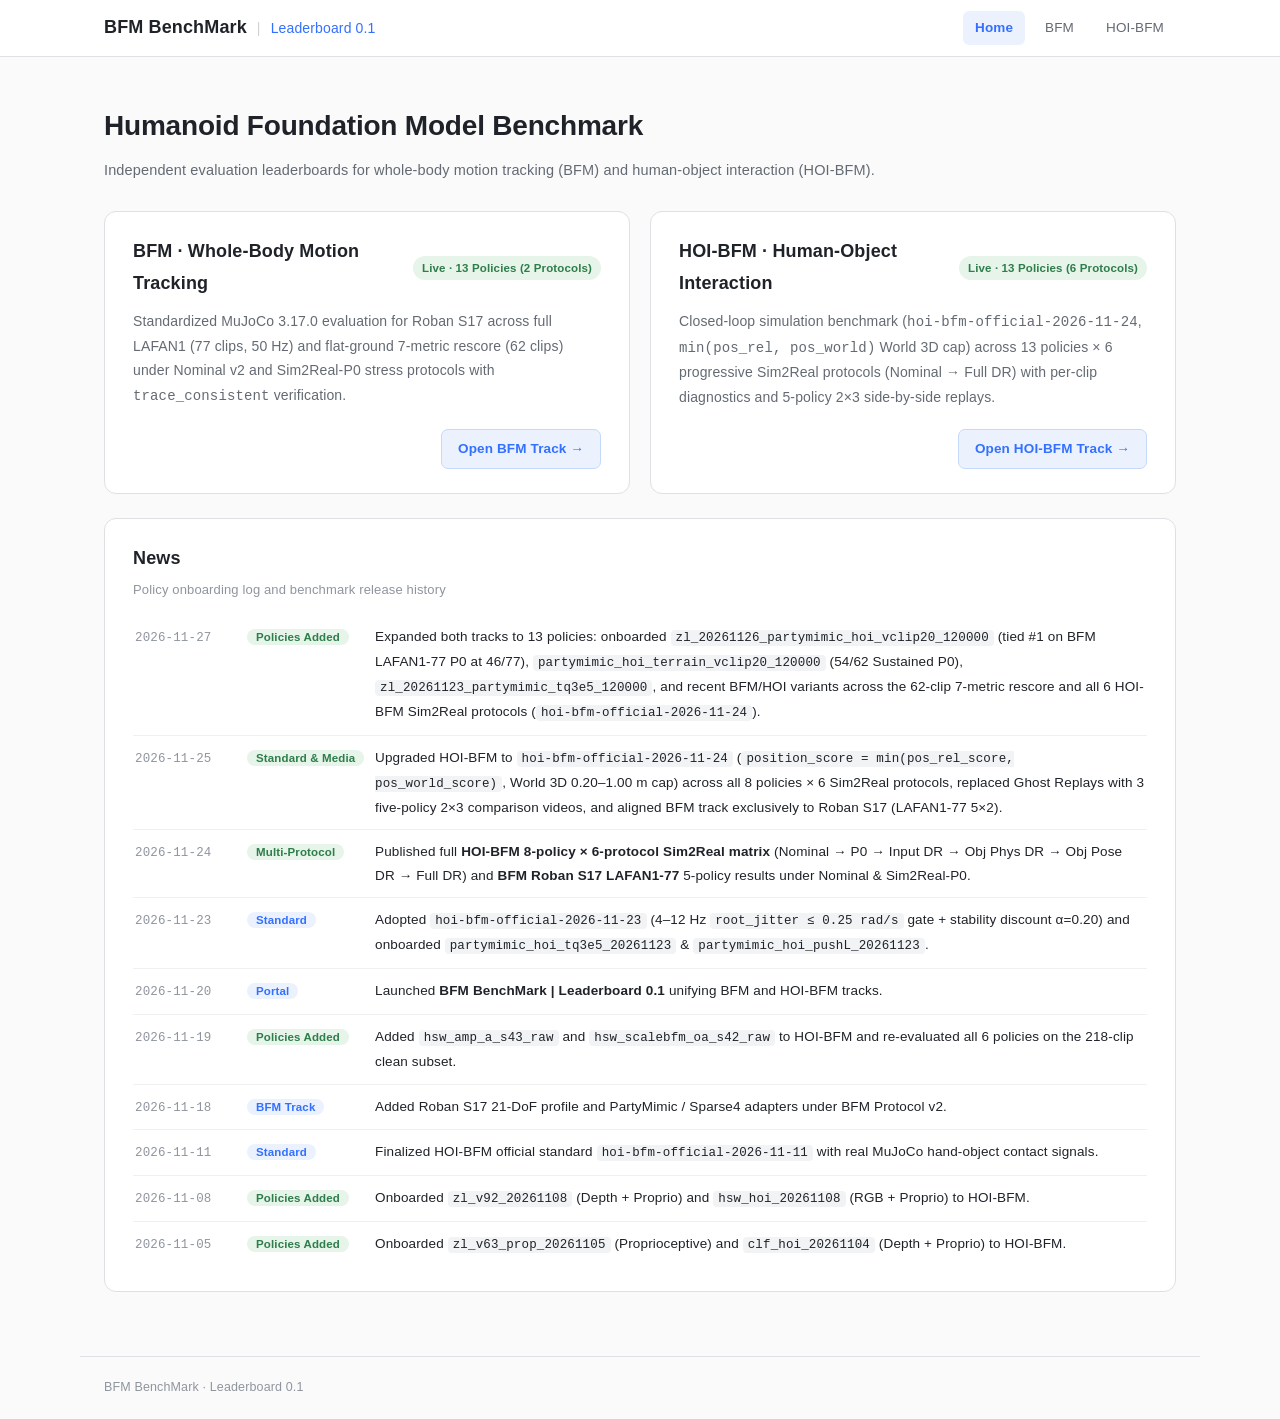
<file: bfm-benchmark/index.html>
<!doctype html>
<html lang="en">
<head>
  <meta charset="utf-8" />
  <meta name="viewport" content="width=device-width, initial-scale=1" />
  <meta http-equiv="Cache-Control" content="no-cache, no-store, must-revalidate" />
  <meta name="description" content="BFM BenchMark · Leaderboard 0.1 — Unified Humanoid BFM & HOI-BFM Evaluation" />
  <link rel="icon" href="data:," />
  <title>BFM BenchMark · Leaderboard 0.1</title>
  <style>
    :root {
      --bg: #fafafa;
      --surface: #ffffff;
      --subtle: #f5f6f7;
      --border: #dee0e3;
      --border-light: #eff0f1;
      --text: #1f2329;
      --text-2: #646a73;
      --muted: #8f959e;
      --accent: #3370ff;
      --accent-bg: #ebf2fe;
      --green: #2e7d4a;
      --green-bg: #e6f4ea;
    }
    * { box-sizing: border-box; }
    body {
      margin: 0;
      background: var(--bg);
      color: var(--text);
      font-family: "PingFang SC", -apple-system, BlinkMacSystemFont, "Helvetica Neue", "Microsoft YaHei", "Noto Sans CJK SC", Arial, sans-serif;
      font-size: 14px;
      line-height: 1.75;
      letter-spacing: 0.01em;
      -webkit-font-smoothing: antialiased;
    }
    .mono { font-family: "SFMono-Regular", Consolas, Menlo, monospace; font-size: 12.5px; }
    .topbar {
      background: rgba(255, 255, 255, 0.96);
      border-bottom: 1px solid var(--border);
      position: sticky;
      top: 0;
      z-index: 20;
    }
    .topbar-inner {
      max-width: 1120px;
      margin: 0 auto;
      padding: 0 24px;
      height: 56px;
      display: flex;
      align-items: center;
      justify-content: space-between;
      gap: 16px;
    }
    .brand {
      display: flex;
      align-items: center;
      gap: 10px;
      text-decoration: none;
      color: var(--text);
    }
    .brand-logo { font-size: 18px; font-weight: 600; }
    .brand-sep { color: #d0d3d6; }
    .brand-sub { font-size: 14px; font-weight: 500; color: var(--accent); }
    .topnav { display: flex; align-items: center; gap: 8px; }
    .topnav a {
      text-decoration: none;
      color: var(--text-2);
      font-size: 13.5px;
      font-weight: 500;
      padding: 5px 12px;
      border-radius: 6px;
      transition: 0.15s;
    }
    .topnav a:hover { background: var(--subtle); color: var(--text); }
    .topnav a.nav-active { background: var(--accent-bg); color: var(--accent); font-weight: 600; }

    main {
      max-width: 1120px;
      margin: 0 auto;
      padding: 44px 24px 64px;
    }
    .hero { margin-bottom: 28px; }
    .hero h1 {
      margin: 0 0 8px;
      font-size: 28px;
      font-weight: 600;
      letter-spacing: -0.2px;
    }
    .hero p {
      margin: 0;
      color: var(--text-2);
      font-size: 14.5px;
    }

    .track-grid {
      display: grid;
      grid-template-columns: repeat(2, minmax(0, 1fr));
      gap: 20px;
      margin-bottom: 24px;
    }
    .track-card, .news-card {
      background: var(--surface);
      border: 1px solid var(--border);
      border-radius: 12px;
      padding: 24px 28px;
    }
    .track-card {
      display: flex;
      flex-direction: column;
      justify-content: space-between;
      gap: 20px;
      transition: border-color 0.15s, box-shadow 0.15s;
    }
    .track-card:hover {
      border-color: #9bb8ff;
      box-shadow: 0 4px 16px rgba(51, 112, 255, 0.06);
    }
    .track-head {
      display: flex;
      align-items: center;
      justify-content: space-between;
      gap: 10px;
      margin-bottom: 10px;
    }
    .track-title { margin: 0; font-size: 18px; font-weight: 600; }
    .badge {
      font-size: 11.5px;
      font-weight: 600;
      padding: 2px 9px;
      border-radius: 999px;
      white-space: nowrap;
    }
    .badge-green { background: var(--green-bg); color: var(--green); }
    .badge-blue { background: var(--accent-bg); color: var(--accent); }

    .track-desc {
      margin: 0;
      color: var(--text-2);
      font-size: 14px;
      line-height: 1.75;
    }
    .track-foot {
      display: flex;
      align-items: center;
      justify-content: flex-end;
    }
    .btn-primary {
      display: inline-block;
      text-decoration: none;
      background: var(--accent-bg);
      color: var(--accent);
      border: 1px solid #c5d9fb;
      font-size: 13.5px;
      font-weight: 600;
      padding: 7px 16px;
      border-radius: 7px;
      transition: 0.15s;
    }
    .btn-primary:hover {
      background: var(--accent);
      color: #ffffff;
      border-color: var(--accent);
    }

    .news-card h2 {
      margin: 0 0 4px;
      font-size: 18px;
      font-weight: 600;
    }
    .news-sub {
      margin: 0 0 14px;
      font-size: 13px;
      color: var(--muted);
    }
    .news-list {
      list-style: none;
      margin: 0;
      padding: 0;
    }
    .news-item {
      display: grid;
      grid-template-columns: 100px 116px minmax(0, 1fr);
      align-items: baseline;
      gap: 12px;
      padding: 10px 2px;
      border-bottom: 1px solid var(--border-light);
      font-size: 13.5px;
    }
    .news-item:last-child { border-bottom: none; }
    .news-date { color: var(--muted); }
    .news-item code {
      font-family: "SFMono-Regular", Consolas, Menlo, monospace;
      font-size: 12.5px;
      background: #f2f3f5;
      padding: 1px 5px;
      border-radius: 4px;
    }

    footer {
      max-width: 1120px;
      margin: 0 auto;
      padding: 20px 24px 40px;
      border-top: 1px solid var(--border);
      color: var(--muted);
      font-size: 12.5px;
      display: flex;
      justify-content: space-between;
      flex-wrap: wrap;
      gap: 10px;
    }
    footer a { color: var(--text-2); text-decoration: none; }
    footer a:hover { color: var(--accent); }

    @media (max-width: 760px) {
      .track-grid { grid-template-columns: 1fr; }
      .news-item { grid-template-columns: 1fr; gap: 4px; }
      .brand-sep, .brand-sub { display: none; }
    }
  </style>
</head>
<body>
  <header class="topbar">
    <div class="topbar-inner">
      <a class="brand" href="./">
        <span class="brand-logo">BFM BenchMark</span>
        <span class="brand-sep">|</span>
        <span class="brand-sub">Leaderboard 0.1</span>
      </a>
      <nav class="topnav" aria-label="Track Navigation">
        <a href="./" class="nav-active">Home</a>
        <a href="./bfm/">BFM</a>
        <a href="./hoi-bfm-benchmark/">HOI-BFM</a>
      </nav>
    </div>
  </header>

  <main>
    <div class="hero">
      <h1>Humanoid Foundation Model Benchmark</h1>
      <p>Independent evaluation leaderboards for whole-body motion tracking (BFM) and human-object interaction (HOI-BFM).</p>
    </div>

    <div class="track-grid">
      <article class="track-card">
        <div>
          <div class="track-head">
            <h2 class="track-title">BFM · Whole-Body Motion Tracking</h2>
            <span class="badge badge-green">Live · 13 Policies (2 Protocols)</span>
          </div>
          <p class="track-desc">Standardized MuJoCo 3.17.0 evaluation for Roban S17 across full LAFAN1 (77 clips, 50 Hz) and flat-ground 7-metric rescore (62 clips) under Nominal v2 and Sim2Real-P0 stress protocols with <code>trace_consistent</code> verification.</p>
        </div>
        <div class="track-foot">
          <a class="btn-primary" href="./bfm/">Open BFM Track →</a>
        </div>
      </article>

      <article class="track-card">
        <div>
          <div class="track-head">
            <h2 class="track-title">HOI-BFM · Human-Object Interaction</h2>
            <span class="badge badge-green">Live · 13 Policies (6 Protocols)</span>
          </div>
          <p class="track-desc">Closed-loop simulation benchmark (<code>hoi-bfm-official-2026-11-24</code>, <code>min(pos_rel, pos_world)</code> World 3D cap) across 13 policies × 6 progressive Sim2Real protocols (Nominal → Full DR) with per-clip diagnostics and 5-policy 2×3 side-by-side replays.</p>
        </div>
        <div class="track-foot">
          <a class="btn-primary" href="./hoi-bfm-benchmark/">Open HOI-BFM Track →</a>
        </div>
      </article>
    </div>

    <section class="news-card" id="news">
      <h2>News</h2>
      <p class="news-sub">Policy onboarding log and benchmark release history</p>
      <ul class="news-list">
        <li class="news-item">
          <span class="news-date mono">2026-11-27</span>
          <span><span class="badge badge-green">Policies Added</span></span>
          <span>Expanded both tracks to 13 policies: onboarded <code>zl_20261126_partymimic_hoi_vclip20_120000</code> (tied #1 on BFM LAFAN1-77 P0 at 46/77), <code>partymimic_hoi_terrain_vclip20_120000</code> (54/62 Sustained P0), <code>zl_20261123_partymimic_tq3e5_120000</code>, and recent BFM/HOI variants across the 62-clip 7-metric rescore and all 6 HOI-BFM Sim2Real protocols (<code>hoi-bfm-official-2026-11-24</code>).</span>
        </li>
        <li class="news-item">
          <span class="news-date mono">2026-11-25</span>
          <span><span class="badge badge-green">Standard &amp; Media</span></span>
          <span>Upgraded HOI-BFM to <code>hoi-bfm-official-2026-11-24</code> (<code>position_score = min(pos_rel_score, pos_world_score)</code>, World 3D 0.20–1.00 m cap) across all 8 policies × 6 Sim2Real protocols, replaced Ghost Replays with 3 five-policy 2×3 comparison videos, and aligned BFM track exclusively to Roban S17 (LAFAN1-77 5×2).</span>
        </li>
        <li class="news-item">
          <span class="news-date mono">2026-11-24</span>
          <span><span class="badge badge-green">Multi-Protocol</span></span>
          <span>Published full <strong>HOI-BFM 8-policy × 6-protocol Sim2Real matrix</strong> (Nominal → P0 → Input DR → Obj Phys DR → Obj Pose DR → Full DR) and <strong>BFM Roban S17 LAFAN1-77</strong> 5-policy results under Nominal &amp; Sim2Real-P0.</span>
        </li>
        <li class="news-item">
          <span class="news-date mono">2026-11-23</span>
          <span><span class="badge badge-blue">Standard</span></span>
          <span>Adopted <code>hoi-bfm-official-2026-11-23</code> (4–12 Hz <code>root_jitter ≤ 0.25 rad/s</code> gate + stability discount α=0.20) and onboarded <code>partymimic_hoi_tq3e5_20261123</code> &amp; <code>partymimic_hoi_pushL_20261123</code>.</span>
        </li>
        <li class="news-item">
          <span class="news-date mono">2026-11-20</span>
          <span><span class="badge badge-blue">Portal</span></span>
          <span>Launched <strong>BFM BenchMark | Leaderboard 0.1</strong> unifying BFM and HOI-BFM tracks.</span>
        </li>
        <li class="news-item">
          <span class="news-date mono">2026-11-19</span>
          <span><span class="badge badge-green">Policies Added</span></span>
          <span>Added <code>hsw_amp_a_s43_raw</code> and <code>hsw_scalebfm_oa_s42_raw</code> to HOI-BFM and re-evaluated all 6 policies on the 218-clip clean subset.</span>
        </li>
        <li class="news-item">
          <span class="news-date mono">2026-11-18</span>
          <span><span class="badge badge-blue">BFM Track</span></span>
          <span>Added Roban S17 21-DoF profile and PartyMimic / Sparse4 adapters under BFM Protocol v2.</span>
        </li>
        <li class="news-item">
          <span class="news-date mono">2026-11-11</span>
          <span><span class="badge badge-blue">Standard</span></span>
          <span>Finalized HOI-BFM official standard <code>hoi-bfm-official-2026-11-11</code> with real MuJoCo hand-object contact signals.</span>
        </li>
        <li class="news-item">
          <span class="news-date mono">2026-11-08</span>
          <span><span class="badge badge-green">Policies Added</span></span>
          <span>Onboarded <code>zl_v92_20261108</code> (Depth + Proprio) and <code>hsw_hoi_20261108</code> (RGB + Proprio) to HOI-BFM.</span>
        </li>
        <li class="news-item">
          <span class="news-date mono">2026-11-05</span>
          <span><span class="badge badge-green">Policies Added</span></span>
          <span>Onboarded <code>zl_v63_prop_20261105</code> (Proprioceptive) and <code>clf_hoi_20261104</code> (Depth + Proprio) to HOI-BFM.</span>
        </li>
      </ul>
    </section>
  </main>

  <footer>
    <span>BFM BenchMark · Leaderboard 0.1</span>
  </footer>
</body>
</html>
</file>
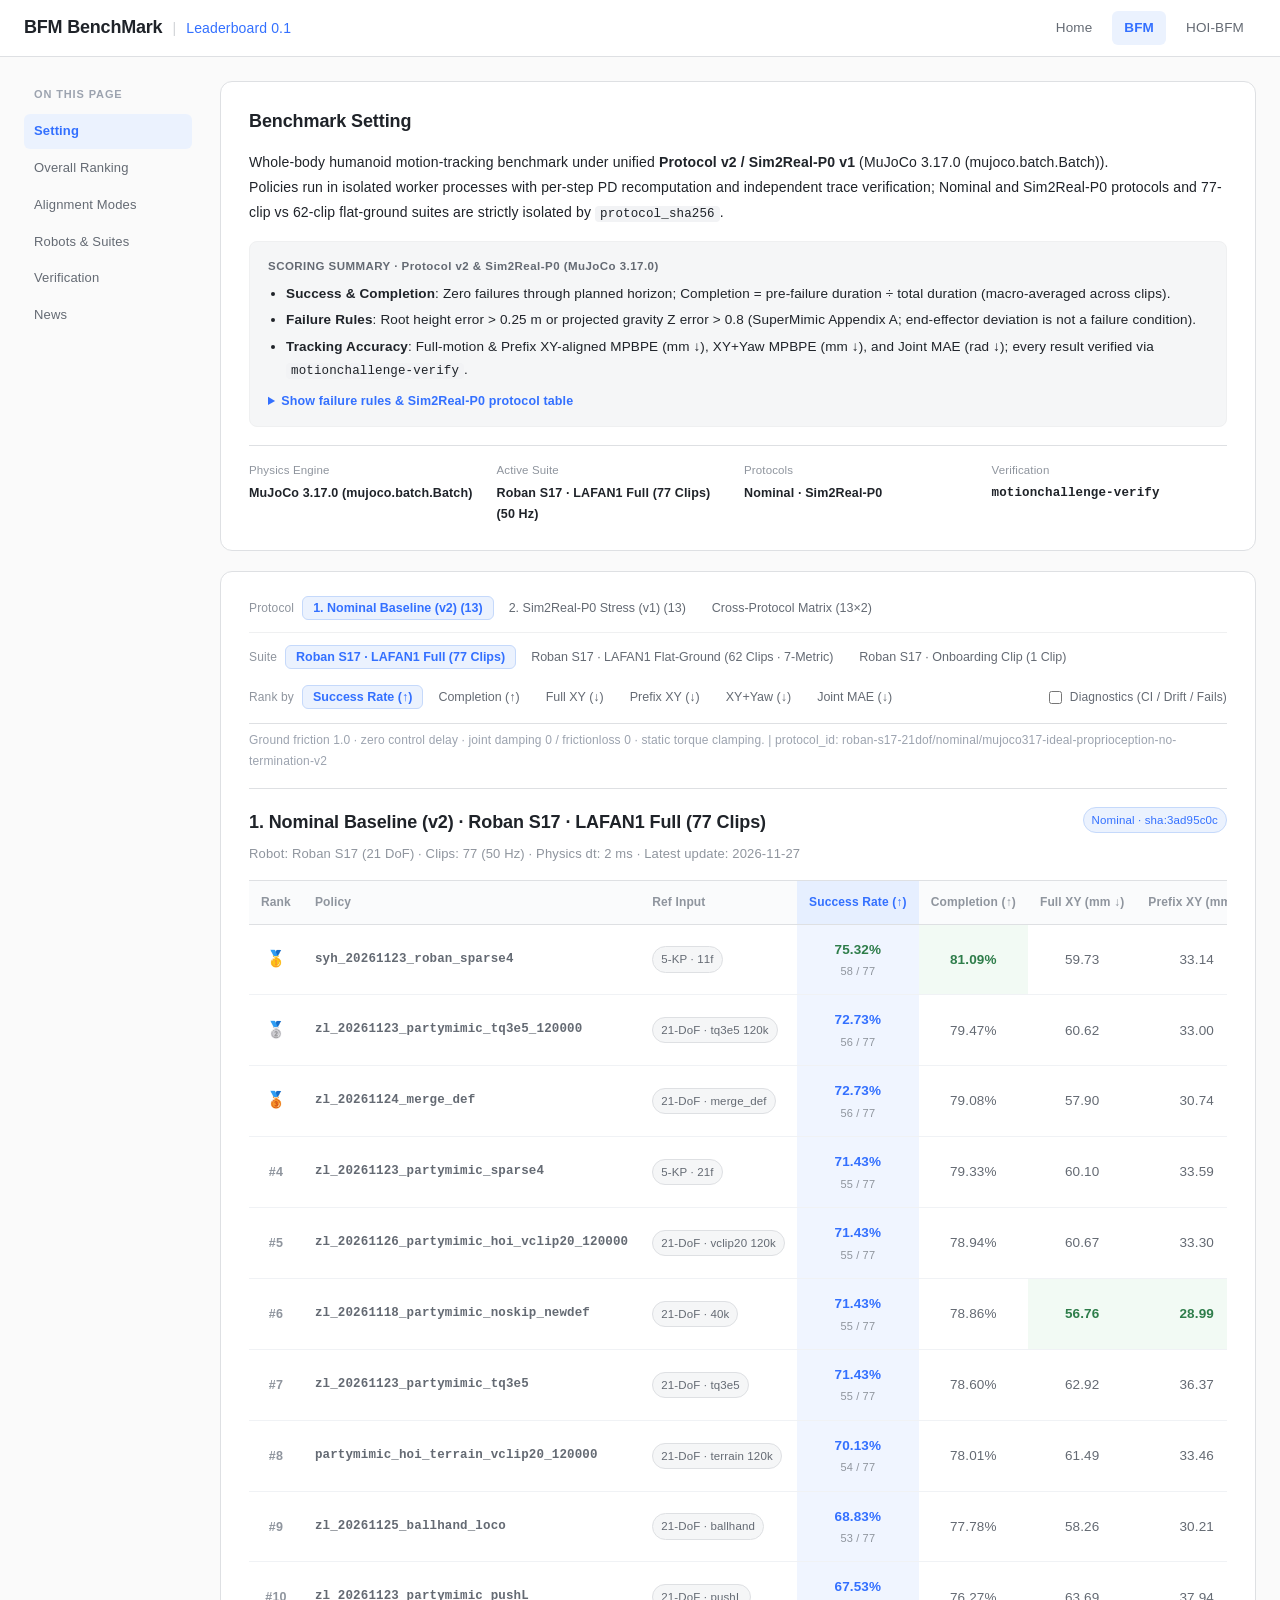
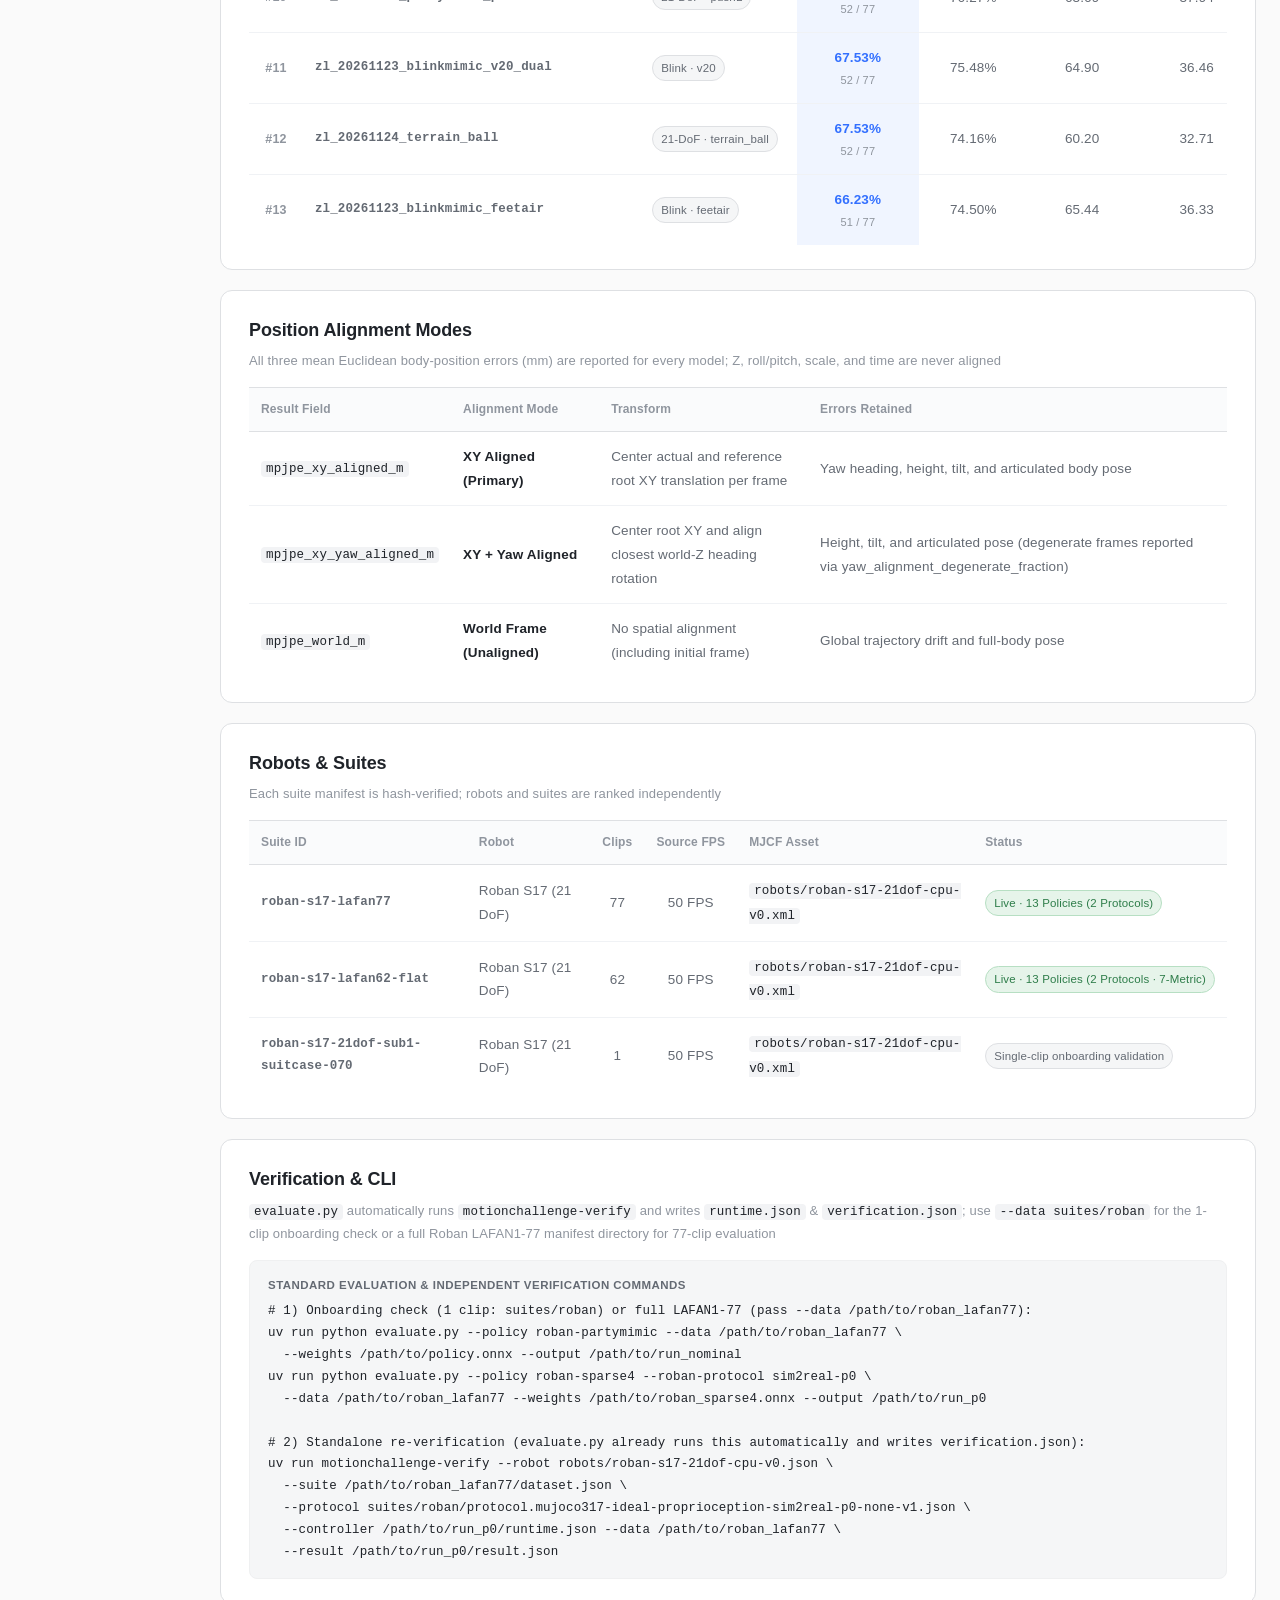
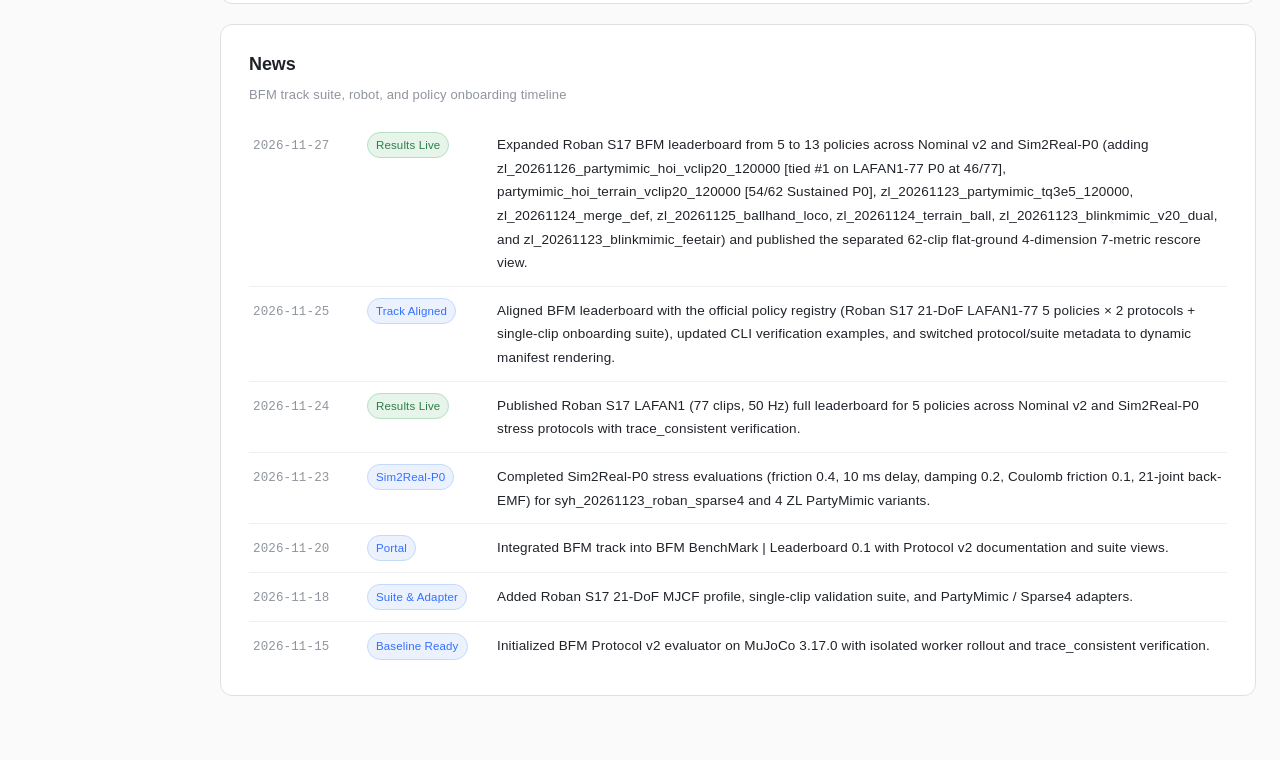
<file: bfm-benchmark/bfm/index.html>
<!doctype html>
<html lang="en">
<head>
  <meta charset="utf-8" />
  <meta name="viewport" content="width=device-width, initial-scale=1" />
  <meta http-equiv="Cache-Control" content="no-cache, no-store, must-revalidate" />
  <link rel="icon" href="data:," />
  <title>BFM BenchMark · Leaderboard 0.1</title>
  <link rel="stylesheet" href="../hoi-bfm-benchmark/styles.css?v=20261127121200" />
</head>
<body>
  <header class="topbar">
    <div class="topbar-inner">
      <a class="brand" href="../">
        <span class="brand-logo">BFM BenchMark</span>
        <span class="brand-sep">|</span>
        <span class="brand-sub">Leaderboard 0.1</span>
      </a>
      <nav class="topnav" aria-label="Track Navigation">
        <a href="../">Home</a>
        <a href="./" class="nav-active">BFM</a>
        <a href="../hoi-bfm-benchmark/">HOI-BFM</a>
      </nav>
    </div>
  </header>

  <div class="page-shell">
    <aside class="sidebar" aria-label="On This Page">
      <div class="sidebar-title">ON THIS PAGE</div>
      <ul class="toc" id="toc-list">
        <li><a href="#setting" class="active">Setting</a></li>
        <li><a href="#ranking">Overall Ranking</a></li>
        <li><a href="#alignment">Alignment Modes</a></li>
        <li><a href="#suites">Robots &amp; Suites</a></li>
        <li><a href="#verify">Verification</a></li>
        <li><a href="#news">News</a></li>
      </ul>
    </aside>

    <main class="content">
      <!-- 1. Protocol Setting -->
      <section id="setting" class="section-card">
        <h2 class="sec-h2">Benchmark Setting</h2>
        <p class="setting-desc" id="bfm-desc"></p>

        <div class="policy-box">
          <div class="policy-box-title">SCORING SUMMARY · Protocol v2 &amp; Sim2Real-P0 (MuJoCo 3.17.0)</div>
          <ul class="summary-points" id="bfm-scoring"></ul>
          <details class="inline-details">
            <summary>Show failure rules &amp; Sim2Real-P0 protocol table</summary>
            <div id="bfm-details" class="details-body"></div>
          </details>
        </div>

        <div class="meta-strip" id="bfm-meta"></div>
      </section>

      <!-- 2. Overall Ranking -->
      <section id="ranking" class="section-card">
        <div class="proto-bar" id="bfm-proto-bar">
          <span class="ctrl-label">Protocol</span>
          <div class="chip-row" id="bfm-proto-chips"></div>
        </div>

        <div class="control-bar">
          <div class="ctrl-group">
            <span class="ctrl-label">Suite</span>
            <div class="chip-row" id="bfm-suite-chips"></div>
          </div>
          <div class="ctrl-group" id="bfm-sort-group">
            <span class="ctrl-label">Rank by</span>
            <div class="chip-row" id="bfm-sort-chips">
              <button class="chip active" data-sort="success_rate">Success Rate (↑)</button>
              <button class="chip" data-sort="completion">Completion (↑)</button>
              <button class="chip" data-sort="mpjpe_xy_aligned_mm">Full XY (↓)</button>
              <button class="chip" data-sort="prefix_xy_aligned_mm">Prefix XY (↓)</button>
              <button class="chip" data-sort="mpjpe_xy_yaw_aligned_mm">XY+Yaw (↓)</button>
              <button class="chip" data-sort="joint_mae_rad">Joint MAE (↓)</button>
            </div>
          </div>
          <div class="ctrl-group" id="bfm-diag-group">
            <label style="display:inline-flex;align-items:center;gap:5px;font-size:12px;color:var(--text-2);cursor:pointer;user-select:none;">
              <input type="checkbox" id="bfm-diag-toggle" />
              Diagnostics (CI / Drift / Fails)
            </label>
          </div>
        </div>

        <div class="spec-line" id="bfm-spec-line"></div>

        <div class="board-head">
          <div>
            <h2 class="sec-h2" id="bfm-rank-heading">Overall Ranking · BFM</h2>
            <p class="sec-sub" id="bfm-rank-sub"></p>
          </div>
          <span class="tag-pill tag-blue" id="bfm-proto-badge">Nominal v2</span>
        </div>

        <div class="table-wrap">
          <table class="rt-table" id="bfm-rank-table"></table>
        </div>
      </section>

      <!-- 3. Three Position Alignment Modes -->
      <section id="alignment" class="section-card">
        <div class="board-head">
          <div>
            <h2 class="sec-h2">Position Alignment Modes</h2>
            <p class="sec-sub">All three mean Euclidean body-position errors (mm) are reported for every model; Z, roll/pitch, scale, and time are never aligned</p>
          </div>
        </div>
        <div class="table-wrap">
          <table class="rt-table" id="bfm-align-table"></table>
        </div>
      </section>

      <!-- 4. Robots & Suites -->
      <section id="suites" class="section-card">
        <div class="board-head">
          <div>
            <h2 class="sec-h2">Robots &amp; Suites</h2>
            <p class="sec-sub">Each suite manifest is hash-verified; robots and suites are ranked independently</p>
          </div>
        </div>
        <div class="table-wrap">
          <table class="rt-table" id="bfm-suites-table"></table>
        </div>
      </section>

      <!-- 5. Verification & Integration -->
      <section id="verify" class="section-card">
        <div class="board-head">
          <div>
            <h2 class="sec-h2">Verification &amp; CLI</h2>
            <p class="sec-sub"><code>evaluate.py</code> automatically runs <code>motionchallenge-verify</code> and writes <code>runtime.json</code> &amp; <code>verification.json</code>; use <code>--data suites/roban</code> for the 1-clip onboarding check or a full Roban LAFAN1-77 manifest directory for 77-clip evaluation</p>
          </div>
        </div>
        <div class="policy-box" style="margin-bottom:0;">
          <div class="policy-box-title">STANDARD EVALUATION &amp; INDEPENDENT VERIFICATION COMMANDS</div>
          <pre class="mono" style="margin:6px 0 0;overflow-x:auto;color:var(--text);"># 1) Onboarding check (1 clip: suites/roban) or full LAFAN1-77 (pass --data /path/to/roban_lafan77):
uv run python evaluate.py --policy roban-partymimic --data /path/to/roban_lafan77 \
  --weights /path/to/policy.onnx --output /path/to/run_nominal
uv run python evaluate.py --policy roban-sparse4 --roban-protocol sim2real-p0 \
  --data /path/to/roban_lafan77 --weights /path/to/roban_sparse4.onnx --output /path/to/run_p0

# 2) Standalone re-verification (evaluate.py already runs this automatically and writes verification.json):
uv run motionchallenge-verify --robot robots/roban-s17-21dof-cpu-v0.json \
  --suite /path/to/roban_lafan77/dataset.json \
  --protocol suites/roban/protocol.mujoco317-ideal-proprioception-sim2real-p0-none-v1.json \
  --controller /path/to/run_p0/runtime.json --data /path/to/roban_lafan77 \
  --result /path/to/run_p0/result.json</pre>
        </div>
      </section>

      <!-- 6. News -->
      <section id="news" class="section-card">
        <div class="board-head">
          <div>
            <h2 class="sec-h2">News</h2>
            <p class="sec-sub">BFM track suite, robot, and policy onboarding timeline</p>
          </div>
        </div>
        <ul class="news-list" id="bfm-news-list"></ul>
      </section>
    </main>
  </div>

  <script type="module" src="app.js?v=20261127121200"></script>
</body>
</html>
</file>
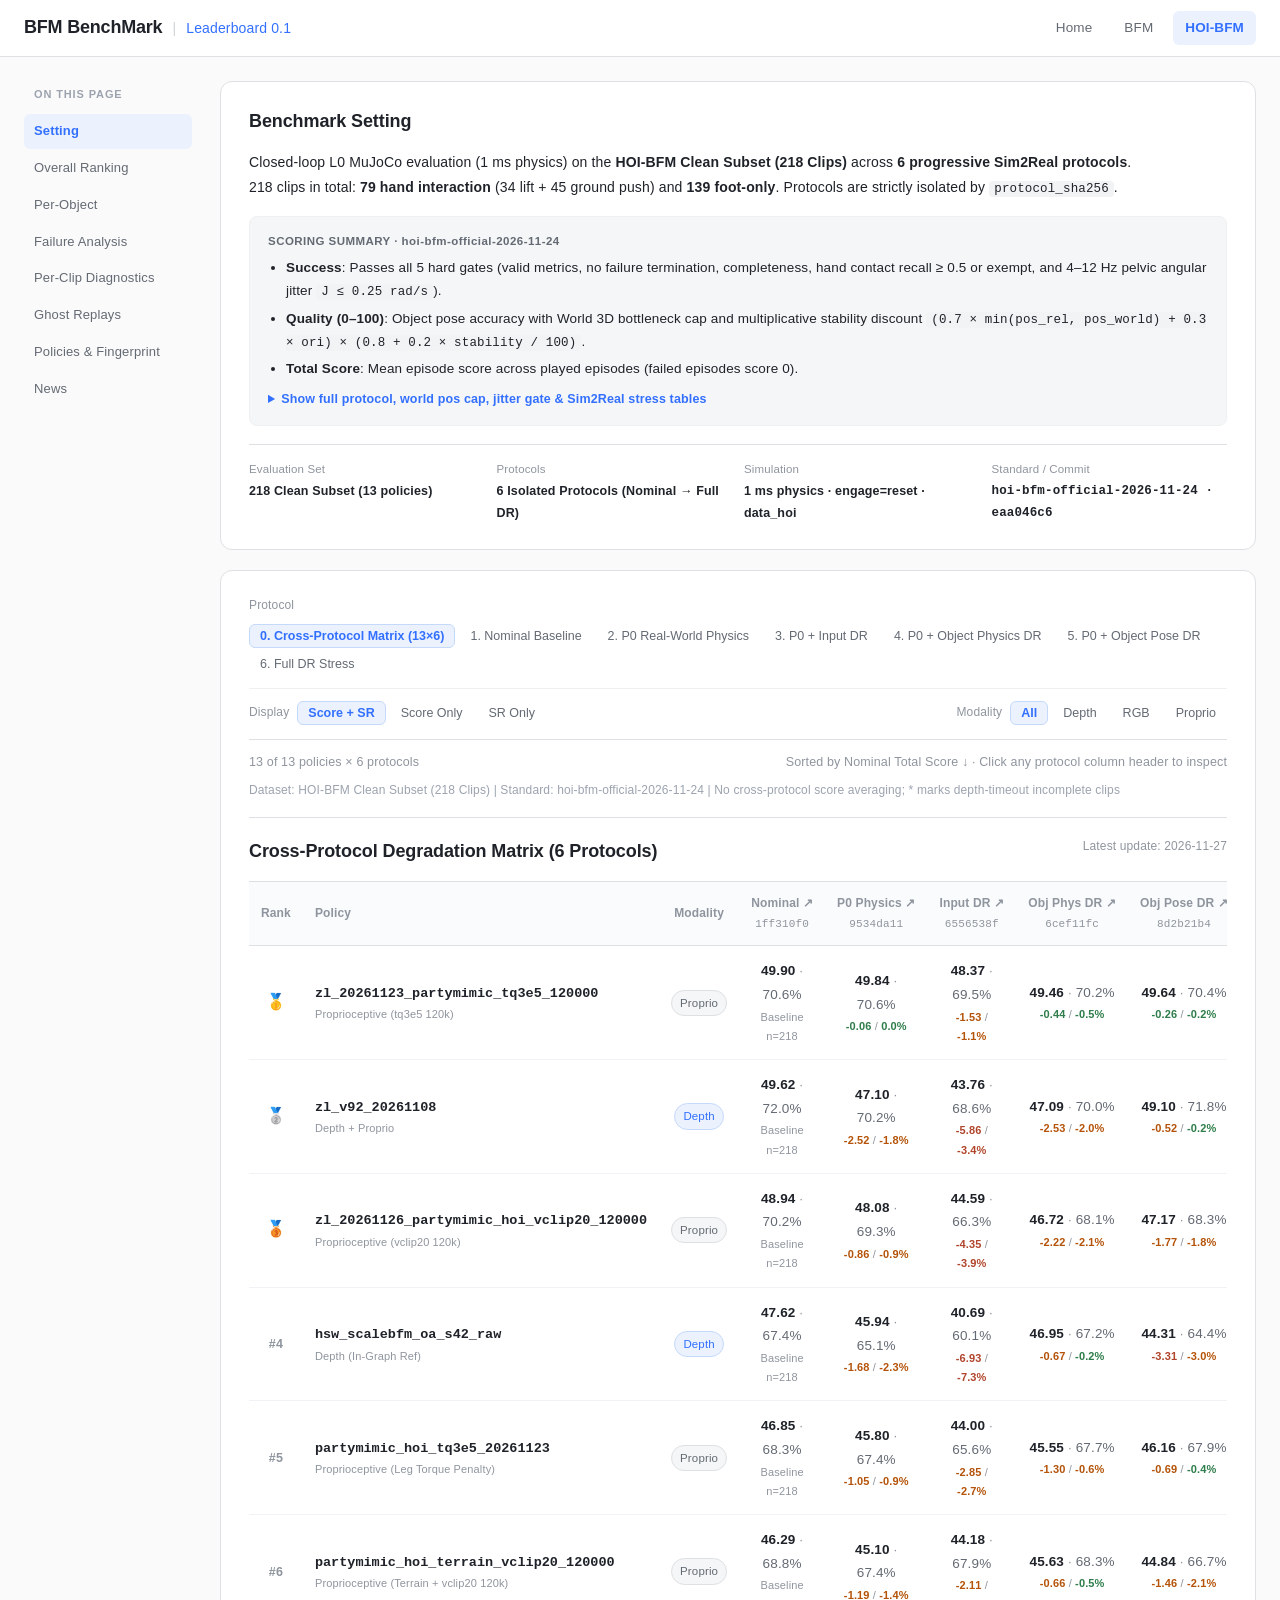
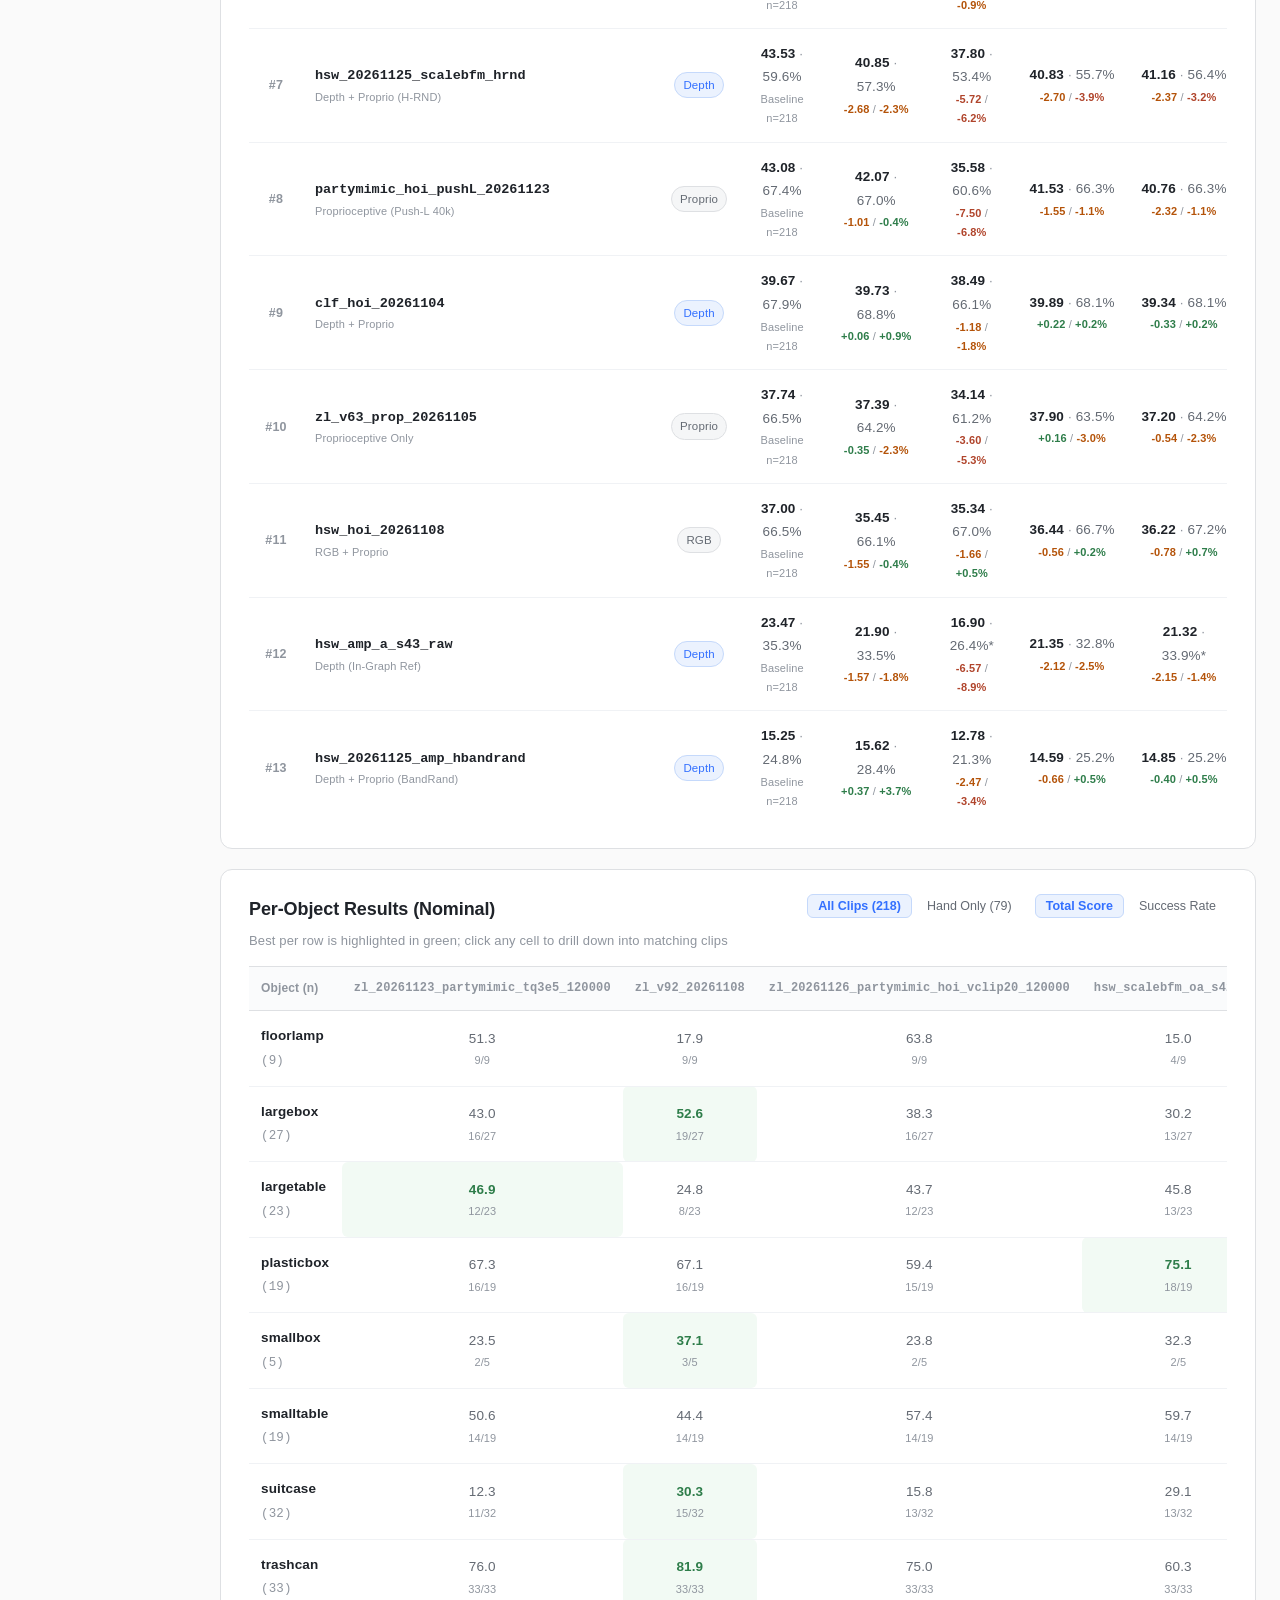
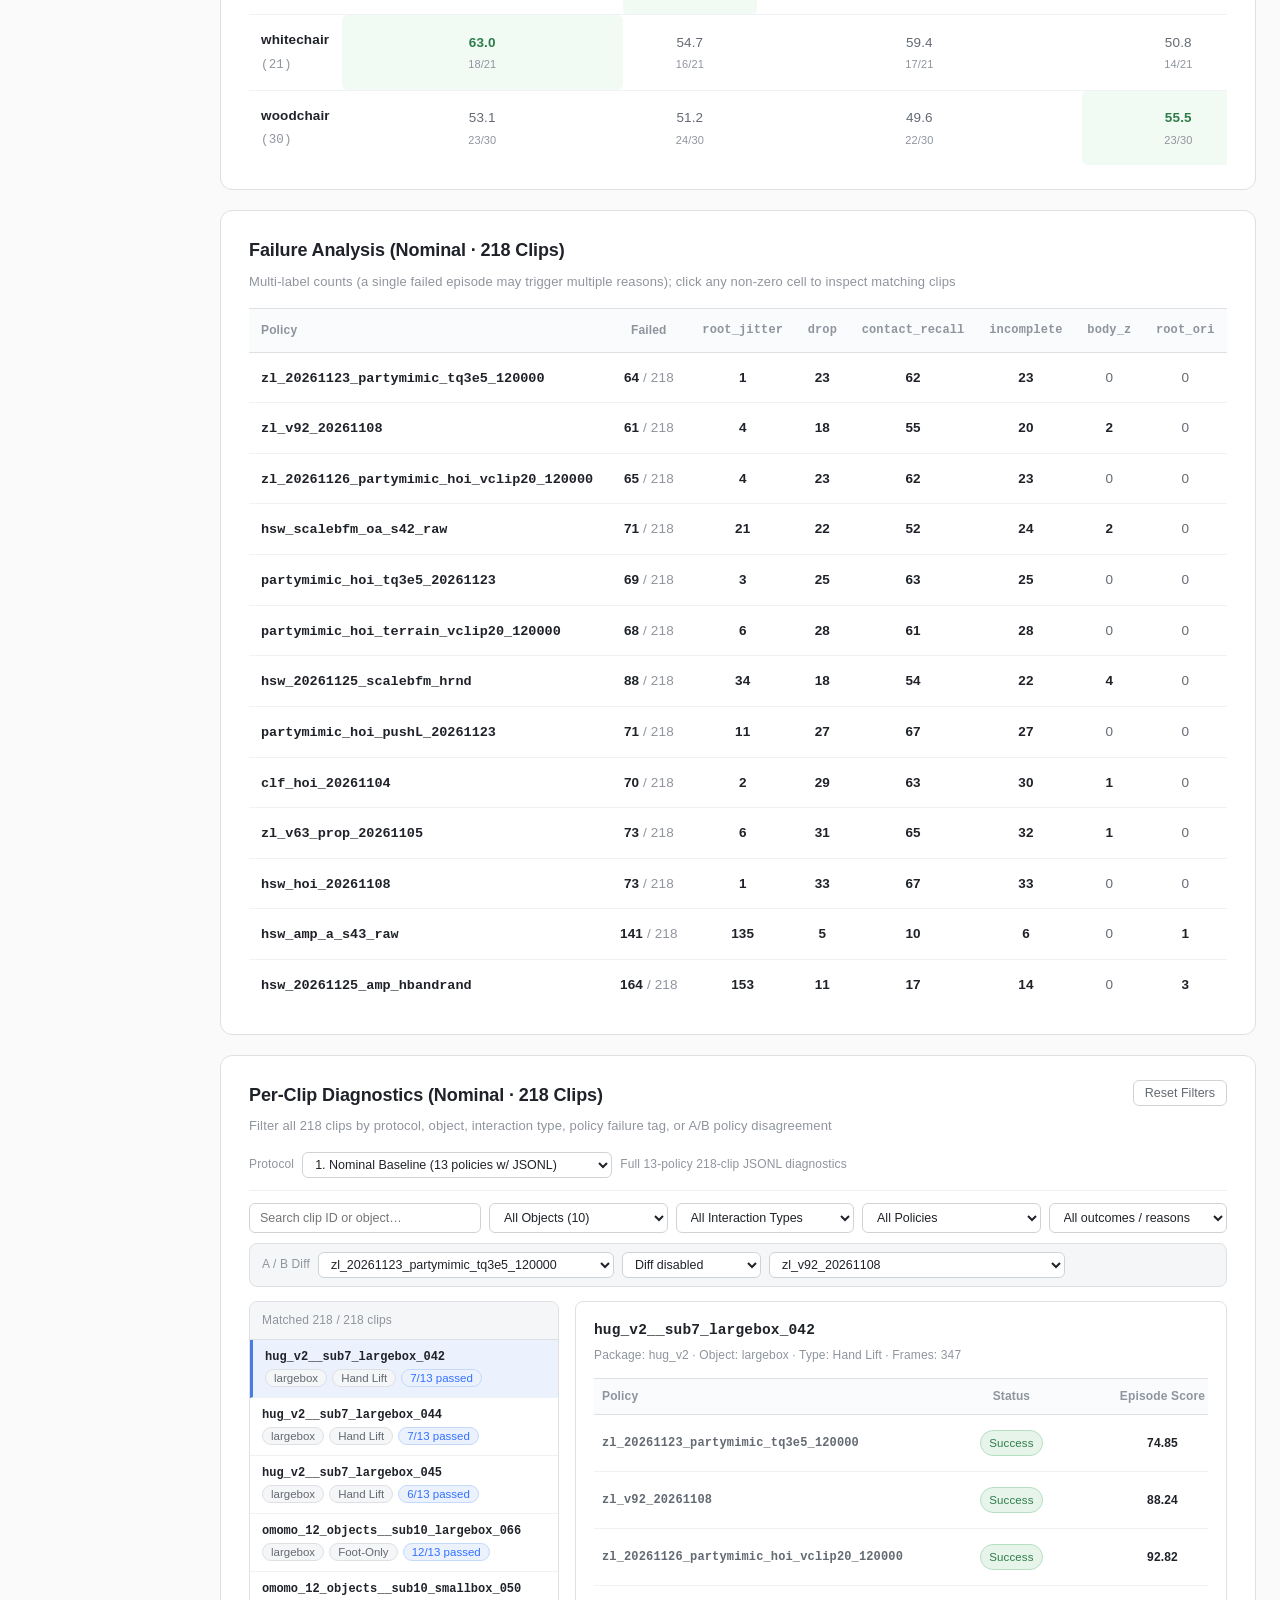
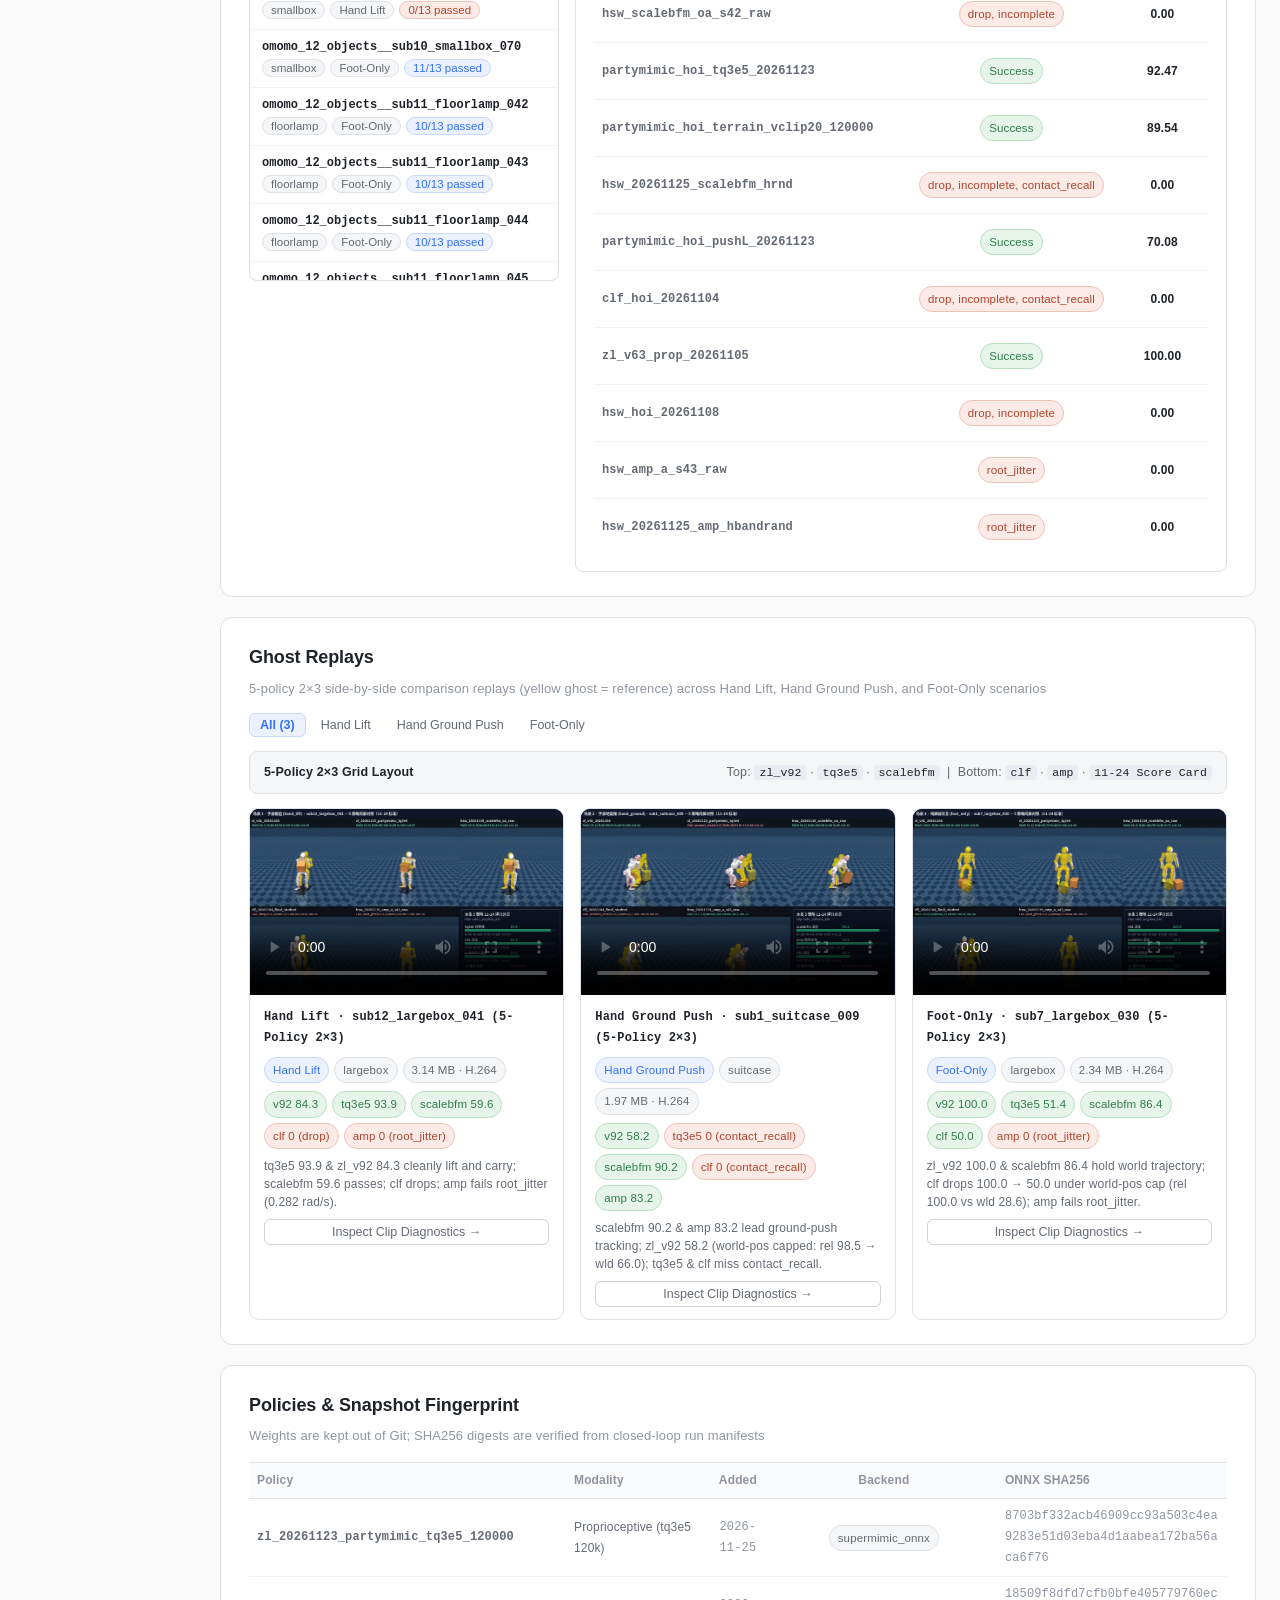
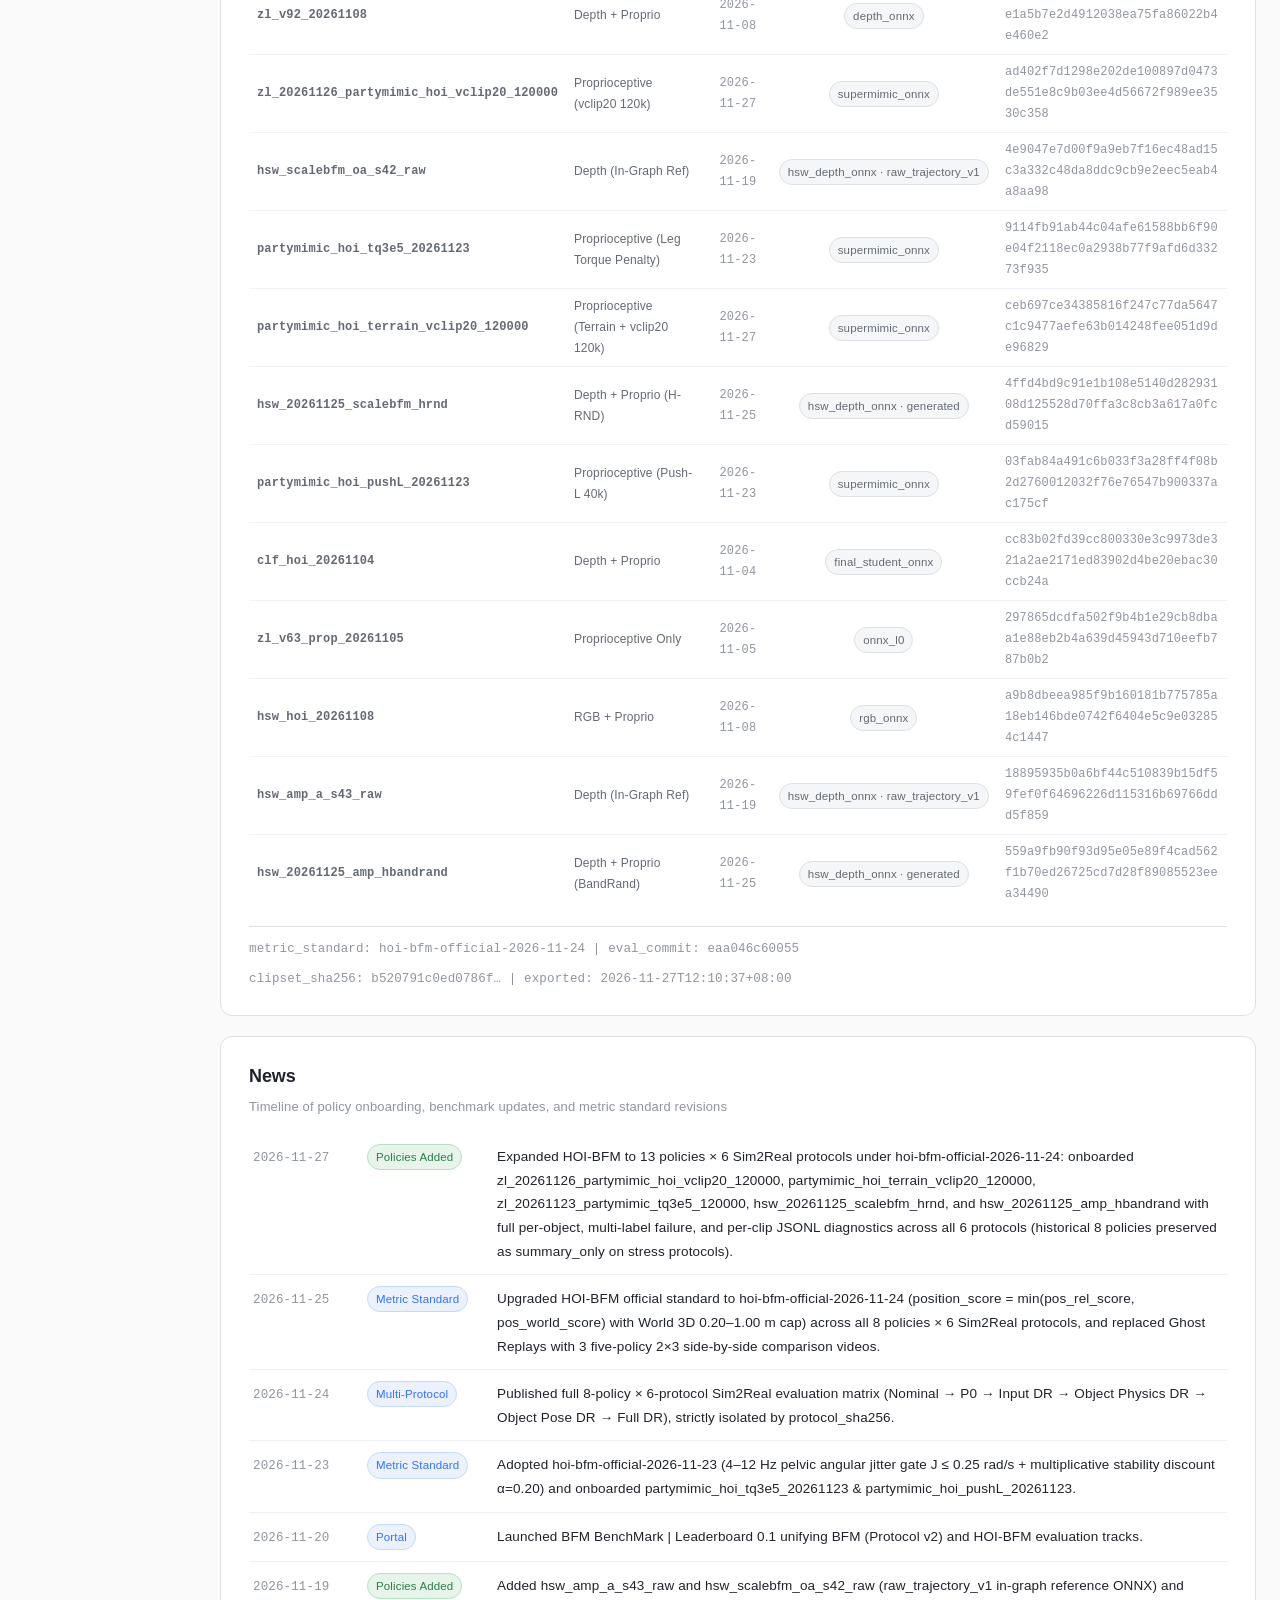
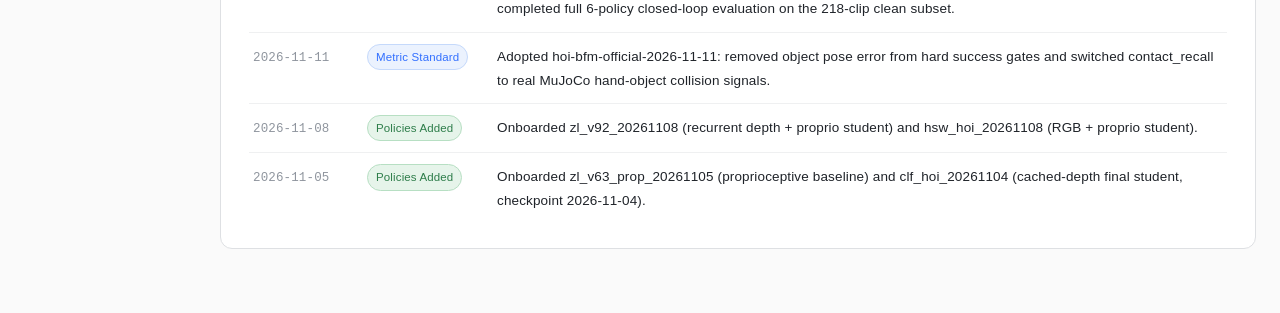
<file: bfm-benchmark/hoi-bfm-benchmark/index.html>
<!doctype html>
<html lang="en">
<head>
  <meta charset="utf-8" />
  <meta name="viewport" content="width=device-width, initial-scale=1" />
  <meta http-equiv="Cache-Control" content="no-cache, no-store, must-revalidate" />
  <link rel="icon" href="data:," />
  <title>BFM BenchMark · Leaderboard 0.1</title>
  <link rel="stylesheet" href="styles.css?v=20261127121200" />
</head>
<body>
  <header class="topbar">
    <div class="topbar-inner">
      <a class="brand" href="../">
        <span class="brand-logo">BFM BenchMark</span>
        <span class="brand-sep">|</span>
        <span class="brand-sub">Leaderboard 0.1</span>
      </a>
      <nav class="topnav" aria-label="Track Navigation">
        <a href="../">Home</a>
        <a href="../bfm/">BFM</a>
        <a href="./" class="nav-active">HOI-BFM</a>
      </nav>
    </div>
  </header>

  <div class="page-shell">
    <aside class="sidebar" aria-label="On This Page">
      <div class="sidebar-title">ON THIS PAGE</div>
      <ul class="toc" id="toc-list">
        <li><a href="#setting" class="active">Setting</a></li>
        <li><a href="#ranking">Overall Ranking</a></li>
        <li><a href="#per-object">Per-Object</a></li>
        <li><a href="#failures">Failure Analysis</a></li>
        <li><a href="#clips">Per-Clip Diagnostics</a></li>
        <li><a href="#videos">Ghost Replays</a></li>
        <li><a href="#repro">Policies &amp; Fingerprint</a></li>
        <li><a href="#news">News</a></li>
      </ul>
    </aside>

    <main class="content">
      <!-- 1. Benchmark Setting -->
      <section id="setting" class="section-card">
        <h2 class="sec-h2">Benchmark Setting</h2>
        <p class="setting-desc" id="setting-desc">Loading benchmark metadata…</p>

        <div class="policy-box">
          <div class="policy-box-title" id="scoring-title">SCORING SUMMARY · hoi-bfm-official-2026-11-24</div>
          <ul class="summary-points" id="scoring-summary"></ul>
          <details class="inline-details">
            <summary>Show full protocol, world pos cap, jitter gate &amp; Sim2Real stress tables</summary>
            <div id="scoring-details" class="details-body"></div>
          </details>
        </div>

        <div class="meta-strip" id="meta-strip"></div>
      </section>

      <!-- 2. Overall Ranking -->
      <section id="ranking" class="section-card">
        <div class="proto-bar" id="proto-chips-wrap">
          <span class="ctrl-label">Protocol</span>
          <div class="chip-row" id="proto-chips"></div>
        </div>

        <div class="control-bar" id="rank-controls">
          <div class="ctrl-group" id="sort-group">
            <span class="ctrl-label">Rank by</span>
            <div class="chip-row" id="sort-chips">
              <button class="chip active" data-sort="total_score">Total Score</button>
              <button class="chip" data-sort="sr">Success Rate</button>
              <button class="chip" data-sort="hand_all">Hand (79)</button>
              <button class="chip" data-sort="foot_only">Foot-Only (139)</button>
              <button class="chip" data-sort="quality">Quality (Succ)</button>
              <button class="chip" data-sort="stability">Stability (Succ)</button>
            </div>
          </div>
          <div class="ctrl-group" id="ov-mode-group" hidden>
            <span class="ctrl-label">Display</span>
            <div class="chip-row" id="ov-mode-chips">
              <button class="chip active" data-ov="both">Score + SR</button>
              <button class="chip" data-ov="score">Score Only</button>
              <button class="chip" data-ov="sr">SR Only</button>
            </div>
          </div>
          <div class="ctrl-group">
            <span class="ctrl-label">Modality</span>
            <div class="chip-row" id="modality-chips">
              <button class="chip active" data-mod="all">All</button>
              <button class="chip" data-mod="depth">Depth</button>
              <button class="chip" data-mod="rgb">RGB</button>
              <button class="chip" data-mod="proprio">Proprio</button>
            </div>
          </div>
        </div>

        <div class="status-line">
          <span id="rank-count"></span>
          <span id="rank-sort-hint"></span>
        </div>
        <div class="spec-line" id="rank-spec-line"></div>

        <div class="board-head">
          <h2 class="sec-h2" id="rank-heading">Overall Ranking · Total Score</h2>
          <span class="updated-meta" id="rank-updated"></span>
        </div>

        <div class="table-wrap">
          <table class="rt-table" id="ranking-table"></table>
        </div>
      </section>

      <!-- 3. Per-Object Breakdown -->
      <section id="per-object" class="section-card">
        <div class="board-head">
          <div>
            <h2 class="sec-h2" id="per-object-heading">Per-Object Results</h2>
            <p class="sec-sub" id="per-object-sub">Best per row is highlighted in green; click any cell to drill down into matching clips</p>
          </div>
          <div class="control-inline">
            <div class="chip-row" id="obj-scope-chips">
              <button class="chip active" data-scope="all">All Clips (218)</button>
              <button class="chip" data-scope="hand">Hand Only (79)</button>
            </div>
            <div class="chip-row" id="obj-metric-chips">
              <button class="chip active" data-metric="total_score">Total Score</button>
              <button class="chip" data-metric="sr">Success Rate</button>
            </div>
          </div>
        </div>

        <div class="table-wrap">
          <table class="rt-table per-obj-table" id="object-table"></table>
        </div>
      </section>

      <!-- 4. Failure Breakdown -->
      <section id="failures" class="section-card">
        <div class="board-head">
          <div>
            <h2 class="sec-h2" id="failure-heading">Failure Analysis (218 Clips)</h2>
            <p class="sec-sub" id="failure-sub">Multi-label counts (a single failed episode may trigger multiple reasons); click any non-zero cell to inspect Nominal clips</p>
          </div>
        </div>

        <div class="table-wrap">
          <table class="rt-table" id="failure-table"></table>
        </div>
      </section>

      <!-- 5. Per-Clip Diagnostics -->
      <section id="clips" class="section-card">
        <div class="board-head">
          <div>
            <h2 class="sec-h2" id="clips-heading">Per-Clip Diagnostics (Nominal · 218 Clips)</h2>
            <p class="sec-sub" id="clips-sub">Filter all 218 clips by protocol, object, interaction type, policy failure tag, or A/B policy disagreement</p>
          </div>
          <button class="btn-subtle" id="clip-reset-btn" type="button">Reset Filters</button>
        </div>

        <div class="proto-bar" style="margin-bottom:12px;">
          <span class="ctrl-label">Protocol</span>
          <select id="clip-proto-filter" class="select select-sm"></select>
          <span id="clip-proto-note" style="font-size:12px;color:var(--muted);"></span>
        </div>

        <div class="clip-controls">
          <input type="search" id="clip-search" class="input" placeholder="Search clip ID or object…" />
          <select id="clip-object-filter" class="select"></select>
          <select id="clip-inter-filter" class="select"></select>
          <select id="clip-policy-filter" class="select"></select>
          <select id="clip-fail-filter" class="select">
            <option value="all">All outcomes / reasons</option>
            <option value="failed">Failed only</option>
            <option value="succeeded">Succeeded only</option>
            <option value="root_jitter">Has root_jitter</option>
            <option value="drop">Has drop</option>
            <option value="contact_recall">Has contact_recall</option>
            <option value="incomplete">Has incomplete</option>
            <option value="body_z">Has body_z</option>
            <option value="root_ori">Has root_ori</option>
          </select>
        </div>

        <div class="diff-strip">
          <span class="ctrl-label">A / B Diff</span>
          <select id="diff-policy-a" class="select select-sm"></select>
          <select id="diff-mode" class="select select-sm">
            <option value="off">Diff disabled</option>
            <option value="a_win_b_lose">A passes &amp; B fails</option>
            <option value="a_lose_b_win">A fails &amp; B passes</option>
            <option value="disagree">A and B disagree</option>
          </select>
          <select id="diff-policy-b" class="select select-sm"></select>
        </div>

        <div class="clips-grid">
          <div class="clip-list-box">
            <div class="clip-list-head" id="clip-count">Loading…</div>
            <div class="clip-list" id="clip-list" role="listbox"></div>
          </div>
          <div class="clip-detail-box" id="clip-detail">
            <div class="empty-msg">Select a clip on the left to inspect cross-policy diagnostics</div>
          </div>
        </div>
      </section>

      <!-- 6. Ghost Replay Videos -->
      <section id="videos" class="section-card">
        <div class="board-head">
          <div>
            <h2 class="sec-h2">Ghost Replays</h2>
            <p class="sec-sub">5-policy 2×3 side-by-side comparison replays (yellow ghost = reference) across Hand Lift, Hand Ground Push, and Foot-Only scenarios</p>
          </div>
          <div class="chip-row" id="video-filter-chips"></div>
        </div>

        <div id="videos-featured"></div>
        <div class="video-grid" id="videos-grid"></div>
      </section>

      <!-- 7. Policy Registry & Fingerprint -->
      <section id="repro" class="section-card">
        <div class="board-head">
          <div>
            <h2 class="sec-h2">Policies &amp; Snapshot Fingerprint</h2>
            <p class="sec-sub">Weights are kept out of Git; SHA256 digests are verified from closed-loop run manifests</p>
          </div>
        </div>
        <div class="table-wrap">
          <table class="rt-table compact-table" id="registry-table"></table>
        </div>
        <div class="fp-footer mono" id="fp-footer"></div>
      </section>

      <!-- 8. News / Policy Onboarding Log -->
      <section id="news" class="section-card">
        <div class="board-head">
          <div>
            <h2 class="sec-h2">News</h2>
            <p class="sec-sub">Timeline of policy onboarding, benchmark updates, and metric standard revisions</p>
          </div>
        </div>
        <ul class="news-list" id="news-list"></ul>
      </section>
    </main>
  </div>

  <script type="module" src="app.js?v=20261127121200"></script>
</body>
</html>
</file>
<file: bfm-benchmark/hoi-bfm-benchmark/styles.css>
:root {
  --bg: #fafafa;
  --surface: #ffffff;
  --subtle: #f5f6f7;
  --border: #dee0e3;
  --border-light: #eff0f1;
  --border-strong: #d0d3d6;

  /* Feishu / Lark default neutral ink hierarchy */
  --text: #1f2329;
  --text-2: #646a73;
  --muted: #8f959e;

  /* Calm academic blue + soft highlight column */
  --accent: #3370ff;
  --accent-dark: #245bdb;
  --accent-border: #4b7be5;
  --accent-bg: #ebf2fe;
  --col-hl: #f0f5ff;
  --col-hl-head: #e6efff;

  --green: #2e7d4a;
  --green-bg: #e6f4ea;
  --coral: #b0442b;
  --coral-bg: #fbeae6;
}

* { box-sizing: border-box; }
[hidden] { display: none !important; }
html { scroll-behavior: smooth; }

body {
  margin: 0;
  background: var(--bg);
  color: var(--text);
  /* Feishu / Lark default font stack */
  font-family: "PingFang SC", -apple-system, BlinkMacSystemFont, "Helvetica Neue", "Microsoft YaHei", "Noto Sans CJK SC", "Source Han Sans SC", Arial, sans-serif;
  font-size: 14px;
  font-weight: 400;
  line-height: 1.75;
  letter-spacing: 0.01em;
  -webkit-font-smoothing: antialiased;
  -moz-osx-font-smoothing: grayscale;
}

.mono {
  font-family: "SFMono-Regular", Consolas, "Liberation Mono", Menlo, Courier, monospace;
  font-size: 12.5px;
}

code {
  font-family: "SFMono-Regular", Consolas, "Liberation Mono", Menlo, Courier, monospace;
  font-size: 12.5px;
  background: #f2f3f5;
  color: #1f2329;
  padding: 1px 5px;
  border-radius: 4px;
}

strong { font-weight: 600; color: var(--text); }

/* Topbar */
.topbar {
  position: sticky;
  top: 0;
  z-index: 40;
  background: rgba(255, 255, 255, 0.96);
  backdrop-filter: blur(8px);
  border-bottom: 1px solid var(--border);
}

.topbar-inner {
  max-width: 1320px;
  margin: 0 auto;
  padding: 0 24px;
  height: 56px;
  display: flex;
  align-items: center;
  justify-content: space-between;
  gap: 16px;
}

.brand {
  display: flex;
  align-items: center;
  gap: 10px;
  text-decoration: none;
  color: var(--text);
}
.brand-logo {
  font-size: 18px;
  font-weight: 600;
  letter-spacing: -0.2px;
  color: var(--text);
}
.brand-sep { color: var(--border-strong); font-weight: 300; }
.brand-sub { font-size: 14px; font-weight: 500; color: var(--accent); }

.topnav {
  display: flex;
  align-items: center;
  gap: 8px;
}
.topnav a {
  text-decoration: none;
  color: var(--text-2);
  font-size: 13.5px;
  font-weight: 500;
  padding: 5px 12px;
  border-radius: 6px;
  transition: 0.15s;
}
.topnav a:hover { background: var(--subtle); color: var(--text); }
.topnav a.nav-active {
  background: var(--accent-bg);
  color: var(--accent);
  font-weight: 600;
}

.copy-btn, .btn-subtle {
  border: 1px solid var(--border-strong);
  background: var(--surface);
  color: var(--text-2);
  font-size: 12.5px;
  font-weight: 500;
  padding: 5px 11px;
  border-radius: 6px;
  cursor: pointer;
  transition: 0.15s;
}
.copy-btn:hover, .btn-subtle:hover {
  border-color: var(--accent-border);
  color: var(--accent);
  background: var(--accent-bg);
}

/* Page Shell: Left Sticky TOC + Clean Single Column */
.page-shell {
  max-width: 1320px;
  margin: 0 auto;
  padding: 24px 24px 64px;
  display: grid;
  grid-template-columns: 168px minmax(0, 1fr);
  gap: 28px;
  align-items: start;
}

.sidebar {
  position: sticky;
  top: 76px;
  padding-top: 4px;
}
.sidebar-title {
  font-size: 11px;
  font-weight: 600;
  letter-spacing: 0.08em;
  color: #9ca3af;
  margin-bottom: 10px;
  padding-left: 10px;
}
.toc {
  list-style: none;
  margin: 0;
  padding: 0;
  display: flex;
  flex-direction: column;
  gap: 2px;
}
.toc a {
  display: block;
  text-decoration: none;
  color: var(--text-2);
  font-size: 13px;
  padding: 6px 10px;
  border-radius: 6px;
  transition: 0.12s;
}
.toc a:hover { background: var(--subtle); color: var(--text); }
.toc a.active {
  background: var(--accent-bg);
  color: var(--accent);
  font-weight: 600;
}

/* Content Sections */
.content {
  display: flex;
  flex-direction: column;
  gap: 20px;
  min-width: 0;
}

.section-card {
  background: var(--surface);
  border: 1px solid var(--border);
  border-radius: 12px;
  padding: 24px 28px;
  scroll-margin-top: 74px;
}

.sec-h2 {
  margin: 0;
  font-size: 18px;
  font-weight: 600;
  letter-spacing: -0.1px;
  color: var(--text);
}
.sec-sub {
  margin: 4px 0 0;
  font-size: 13px;
  color: var(--muted);
}

/* Benchmark Setting */
.setting-desc {
  margin: 12px 0 16px;
  color: var(--text);
  font-size: 14px;
  line-height: 1.8;
}

.policy-box {
  background: var(--subtle);
  border: 1px solid var(--border-light);
  border-radius: 8px;
  padding: 14px 18px;
  margin-bottom: 18px;
}
.policy-box-title {
  font-size: 11.5px;
  font-weight: 600;
  letter-spacing: 0.04em;
  color: var(--text-2);
  margin-bottom: 6px;
}
.policy-box p {
  margin: 0;
  font-size: 13.5px;
  color: var(--text);
  line-height: 1.78;
}
.summary-points {
  margin: 0;
  padding-left: 18px;
  display: flex;
  flex-direction: column;
  gap: 4px;
  font-size: 13.5px;
  color: var(--text);
  line-height: 1.7;
}
.details-grid {
  display: grid;
  grid-template-columns: repeat(2, minmax(0, 1fr));
  gap: 14px;
  margin-top: 6px;
}
.details-table-title {
  font-size: 12px;
  font-weight: 600;
  color: var(--text-2);
  margin: 0 0 6px;
}
.mini-table {
  width: 100%;
  border-collapse: collapse;
  background: var(--surface);
  border: 1px solid var(--border);
  border-radius: 6px;
  overflow: hidden;
  font-size: 12.5px;
}
.mini-table th, .mini-table td {
  padding: 7px 10px;
  text-align: left;
  border-bottom: 1px solid var(--border-light);
}
.mini-table th {
  background: #fafbfc;
  color: var(--muted);
  font-weight: 600;
  font-size: 11.5px;
}
.mini-table tr:last-child td { border-bottom: none; }
@media (max-width: 820px) {
  .details-grid { grid-template-columns: 1fr; }
}
.inline-details { margin-top: 8px; font-size: 12.5px; }
.inline-details summary {
  cursor: pointer;
  color: var(--accent);
  font-weight: 600;
  user-select: none;
}
.details-body {
  margin-top: 8px;
  padding-top: 8px;
  border-top: 1px solid var(--border);
  color: var(--text-2);
  display: flex;
  flex-direction: column;
  gap: 4px;
}

.meta-strip {
  display: grid;
  grid-template-columns: repeat(4, minmax(0, 1fr));
  gap: 12px;
  padding-top: 14px;
  border-top: 1px solid var(--border);
  font-size: 12.5px;
}
.meta-item-k { color: var(--muted); font-size: 11.5px; }
.meta-item-v { color: var(--text); font-weight: 600; margin-top: 2px; }

/* RoboTwin Control Bar */
.control-bar {
  display: flex;
  align-items: center;
  justify-content: space-between;
  gap: 16px;
  flex-wrap: wrap;
  padding-bottom: 14px;
  border-bottom: 1px solid var(--border);
}
.ctrl-group {
  display: flex;
  align-items: center;
  gap: 8px;
  flex-wrap: wrap;
}
.ctrl-label {
  font-size: 12px;
  color: var(--muted);
  font-weight: 500;
}
.chip-row {
  display: inline-flex;
  align-items: center;
  gap: 4px;
  flex-wrap: wrap;
}
.chip {
  border: 1px solid transparent;
  background: transparent;
  color: var(--text-2);
  font-size: 12.5px;
  font-weight: 500;
  padding: 4px 10px;
  border-radius: 6px;
  cursor: pointer;
  transition: 0.12s;
}
.chip:hover { background: var(--subtle); color: var(--text); }
.chip.active {
  background: var(--accent-bg);
  color: var(--accent);
  border-color: #c5d9fb;
  font-weight: 600;
}

.status-line {
  display: flex;
  justify-content: space-between;
  align-items: center;
  margin-top: 12px;
  font-size: 12.5px;
  color: var(--muted);
  flex-wrap: wrap;
  gap: 8px;
}
.spec-line {
  margin-top: 6px;
  font-size: 12px;
  color: #9ca3af;
  padding-bottom: 16px;
  border-bottom: 1px solid var(--border);
}

.board-head {
  display: flex;
  align-items: flex-start;
  justify-content: space-between;
  gap: 12px;
  margin-top: 18px;
  margin-bottom: 14px;
  flex-wrap: wrap;
}
.section-card > .board-head:first-child { margin-top: 0; }

.control-inline { display: flex; align-items: center; gap: 12px; flex-wrap: wrap; }
.updated-meta { font-size: 12px; color: var(--muted); }

/* Clean Academic Tables (RoboTwin 2.0 aesthetic) */
.table-wrap { overflow-x: auto; }

.rt-table {
  width: 100%;
  border-collapse: collapse;
  font-size: 13.5px;
}
.rt-table th {
  padding: 11px 12px;
  text-align: center;
  font-size: 12px;
  font-weight: 600;
  color: var(--muted);
  background: #fafbfc;
  border-top: 1px solid var(--border);
  border-bottom: 1px solid var(--border);
  white-space: nowrap;
}
.rt-table th.left, .rt-table td.left { text-align: left; }
.rt-table td {
  padding: 13px 12px;
  text-align: center;
  border-bottom: 1px solid #f0f2f5;
  color: var(--text-2);
  font-variant-numeric: tabular-nums;
  vertical-align: middle;
}
.rt-table tbody tr:hover td { background: #f9fbff; }
.rt-table tbody tr:last-child td { border-bottom: none; }

.rt-table th.col-hl {
  background: var(--col-hl-head);
  color: var(--accent);
}
.rt-table td.col-hl {
  background: var(--col-hl);
  color: var(--accent);
  font-weight: 700;
}
.rt-table tbody tr:hover td.col-hl { background: #e6effd; }

.compact-table th { padding: 9px 10px; }
.compact-table td { padding: 10px 10px; font-size: 12.5px; }

.medal { font-size: 16px; line-height: 1; }
.rank-num { color: var(--muted); font-size: 12.5px; font-weight: 600; }

.method-btn {
  border: none;
  background: transparent;
  padding: 0;
  font-family: ui-monospace, SFMono-Regular, Menlo, Consolas, monospace;
  font-size: 13.5px;
  font-weight: 700;
  color: var(--text);
  cursor: pointer;
}
.method-btn:hover { color: var(--accent); text-decoration: underline; }

.tag-pill {
  display: inline-block;
  padding: 2px 8px;
  border-radius: 999px;
  font-size: 11.5px;
  font-weight: 500;
  background: var(--subtle);
  color: var(--text-2);
  border: 1px solid var(--border);
  white-space: nowrap;
}
.tag-blue { background: var(--accent-bg); color: var(--accent); border-color: #c5d9fb; }
.tag-green { background: var(--green-bg); color: var(--green); border-color: #b7dfc3; }
.tag-coral { background: var(--coral-bg); color: var(--coral); border-color: #efc2b7; }

.sub-val {
  display: block;
  font-size: 11px;
  font-weight: 400;
  color: var(--muted);
  margin-top: 1px;
}

/* Per-Object & Failure Clickable Cells */
.cell-click {
  cursor: pointer;
  border-radius: 6px;
  transition: background 0.12s;
}
.cell-click:hover {
  background: var(--accent-bg) !important;
  color: var(--accent);
}
.cell-best {
  color: var(--green) !important;
  font-weight: 700;
  background: #f2faf4;
}
.cell-warn {
  color: var(--coral);
}
.cell-zero { color: #cbd5e1; }

/* Per-Clip Diagnostics */
.clip-controls {
  display: grid;
  grid-template-columns: 1.3fr repeat(4, minmax(0, 1fr));
  gap: 8px;
  margin-bottom: 10px;
}
.diff-strip {
  display: flex;
  align-items: center;
  gap: 8px;
  flex-wrap: wrap;
  padding: 8px 12px;
  background: var(--subtle);
  border: 1px solid var(--border);
  border-radius: 8px;
  margin-bottom: 14px;
}
.input, .select {
  border: 1px solid var(--border-strong);
  border-radius: 6px;
  padding: 6px 10px;
  font-size: 12.5px;
  background: var(--surface);
  color: var(--text);
  min-width: 0;
}
.select-sm { padding: 4px 8px; }

.clips-grid {
  display: grid;
  grid-template-columns: 310px minmax(0, 1fr);
  gap: 16px;
}
.clip-list-box {
  border: 1px solid var(--border);
  border-radius: 8px;
  overflow: hidden;
  display: flex;
  flex-direction: column;
  max-height: 580px;
}
.clip-list-head {
  padding: 8px 12px;
  font-size: 12px;
  color: var(--muted);
  background: var(--subtle);
  border-bottom: 1px solid var(--border);
}
.clip-list { overflow-y: auto; flex: 1; }
.clip-row {
  width: 100%;
  border: none;
  background: transparent;
  text-align: left;
  padding: 10px 12px;
  border-bottom: 1px solid #f0f2f5;
  cursor: pointer;
  display: flex;
  flex-direction: column;
  gap: 5px;
  font-family: inherit;
}
.clip-row:hover { background: #fafcff; }
.clip-row.active {
  background: var(--accent-bg);
  border-left: 3px solid var(--accent-border);
}
.clip-row-name {
  font-family: ui-monospace, SFMono-Regular, Menlo, Consolas, monospace;
  font-size: 12px;
  font-weight: 600;
  color: var(--text);
  word-break: break-all;
}
.clip-row-tags { display: flex; gap: 5px; flex-wrap: wrap; }

.clip-detail-box {
  min-width: 0;
  border: 1px solid var(--border);
  border-radius: 8px;
  padding: 16px 18px;
  background: var(--surface);
}
.row-hl td { background: var(--accent-bg) !important; }
.empty-msg {
  text-align: center;
  color: var(--muted);
  padding: 54px 16px;
  font-size: 13px;
}

/* Videos */
.featured-wrap {
  margin-bottom: 18px;
  padding: 14px;
  background: var(--subtle);
  border: 1px solid var(--border);
  border-radius: 10px;
}
.featured-head {
  display: flex;
  justify-content: space-between;
  align-items: center;
  gap: 8px;
  margin-bottom: 10px;
  flex-wrap: wrap;
}
.featured-wrap video {
  width: 100%;
  max-height: 480px;
  border-radius: 8px;
  background: #0f172a;
  display: block;
}

.video-grid {
  display: grid;
  grid-template-columns: repeat(3, minmax(0, 1fr));
  gap: 16px;
}
.video-card {
  border: 1px solid var(--border);
  border-radius: 10px;
  overflow: hidden;
  background: var(--surface);
  display: flex;
  flex-direction: column;
}
.video-card video {
  width: 100%;
  aspect-ratio: 1440 / 854;
  object-fit: contain;
  background: #0f172a;
  display: block;
}
.video-body {
  padding: 12px 14px;
  display: flex;
  flex-direction: column;
  gap: 8px;
  flex: 1;
}
.video-title {
  font-family: ui-monospace, SFMono-Regular, Menlo, Consolas, monospace;
  font-size: 12px;
  font-weight: 700;
  word-break: break-word;
}
.video-highlight {
  font-size: 12px;
  line-height: 1.5;
  color: var(--text-2);
}
.video-layout-bar {
  display: flex;
  align-items: center;
  justify-content: space-between;
  flex-wrap: wrap;
  gap: 8px;
  padding: 10px 14px;
  margin-bottom: 14px;
  background: var(--subtle);
  border: 1px solid var(--border);
  border-radius: 8px;
  font-size: 12.5px;
  color: var(--text-2);
}
.video-layout-bar code {
  font-size: 11.5px;
  background: #e9ecf1;
  padding: 1px 5px;
  border-radius: 4px;
  color: var(--text);
}
.summary-only-cell {
  padding: 28px 20px !important;
  line-height: 1.65;
  color: var(--text-2) !important;
}
.summary-only-foot {
  text-align: left !important;
  font-size: 12px;
  color: var(--muted);
  background: var(--subtle);
  padding: 10px 12px !important;
}
.wld-cap {
  color: #b45309 !important;
  font-weight: 600;
}
.compact-table th, .compact-table td {
  padding: 7px 8px;
  font-size: 12px;
}
.video-meta {
  display: flex;
  justify-content: space-between;
  font-size: 12px;
  color: var(--muted);
}

.fp-footer {
  margin-top: 14px;
  padding-top: 12px;
  border-top: 1px solid var(--border);
  color: var(--muted);
  display: flex;
  justify-content: space-between;
  flex-wrap: wrap;
  gap: 8px;
}

.proto-bar {
  display: flex;
  align-items: center;
  gap: 8px;
  flex-wrap: wrap;
  padding-bottom: 12px;
  margin-bottom: 12px;
  border-bottom: 1px solid var(--border-light);
}
.d-ok { color: var(--green); font-weight: 600; }
.d-mid { color: #b45309; font-weight: 600; }
.d-bad { color: var(--coral); font-weight: 600; }
.th-jump { cursor: pointer; }
.th-jump:hover { color: var(--accent) !important; background: var(--accent-bg) !important; }

/* News Timeline */
.news-list {
  list-style: none;
  margin: 0;
  padding: 0;
  display: flex;
  flex-direction: column;
}
.news-item {
  display: grid;
  grid-template-columns: 102px 118px minmax(0, 1fr);
  align-items: baseline;
  gap: 12px;
  padding: 11px 4px;
  border-bottom: 1px solid var(--border-light);
  font-size: 13.5px;
}
.news-item:last-child { border-bottom: none; }
.news-date {
  font-family: "SFMono-Regular", Consolas, Menlo, monospace;
  font-size: 12.5px;
  color: var(--muted);
}
.news-text { color: var(--text); }

@media (max-width: 640px) {
  .news-item { grid-template-columns: 1fr; gap: 4px; }
}

@media (max-width: 1024px) {
  .page-shell { grid-template-columns: 1fr; padding: 16px; }
  .sidebar { display: none; }
  .meta-strip { grid-template-columns: repeat(2, minmax(0, 1fr)); }
  .clip-controls { grid-template-columns: repeat(2, minmax(0, 1fr)); }
  .clips-grid { grid-template-columns: 1fr; }
  .video-grid { grid-template-columns: repeat(2, minmax(0, 1fr)); }
}
@media (max-width: 640px) {
  .brand-sub, .brand-sep { display: none; }
  .section-card { padding: 18px 16px; }
  .video-grid, .clip-controls, .meta-strip { grid-template-columns: 1fr; }
}
</file>
